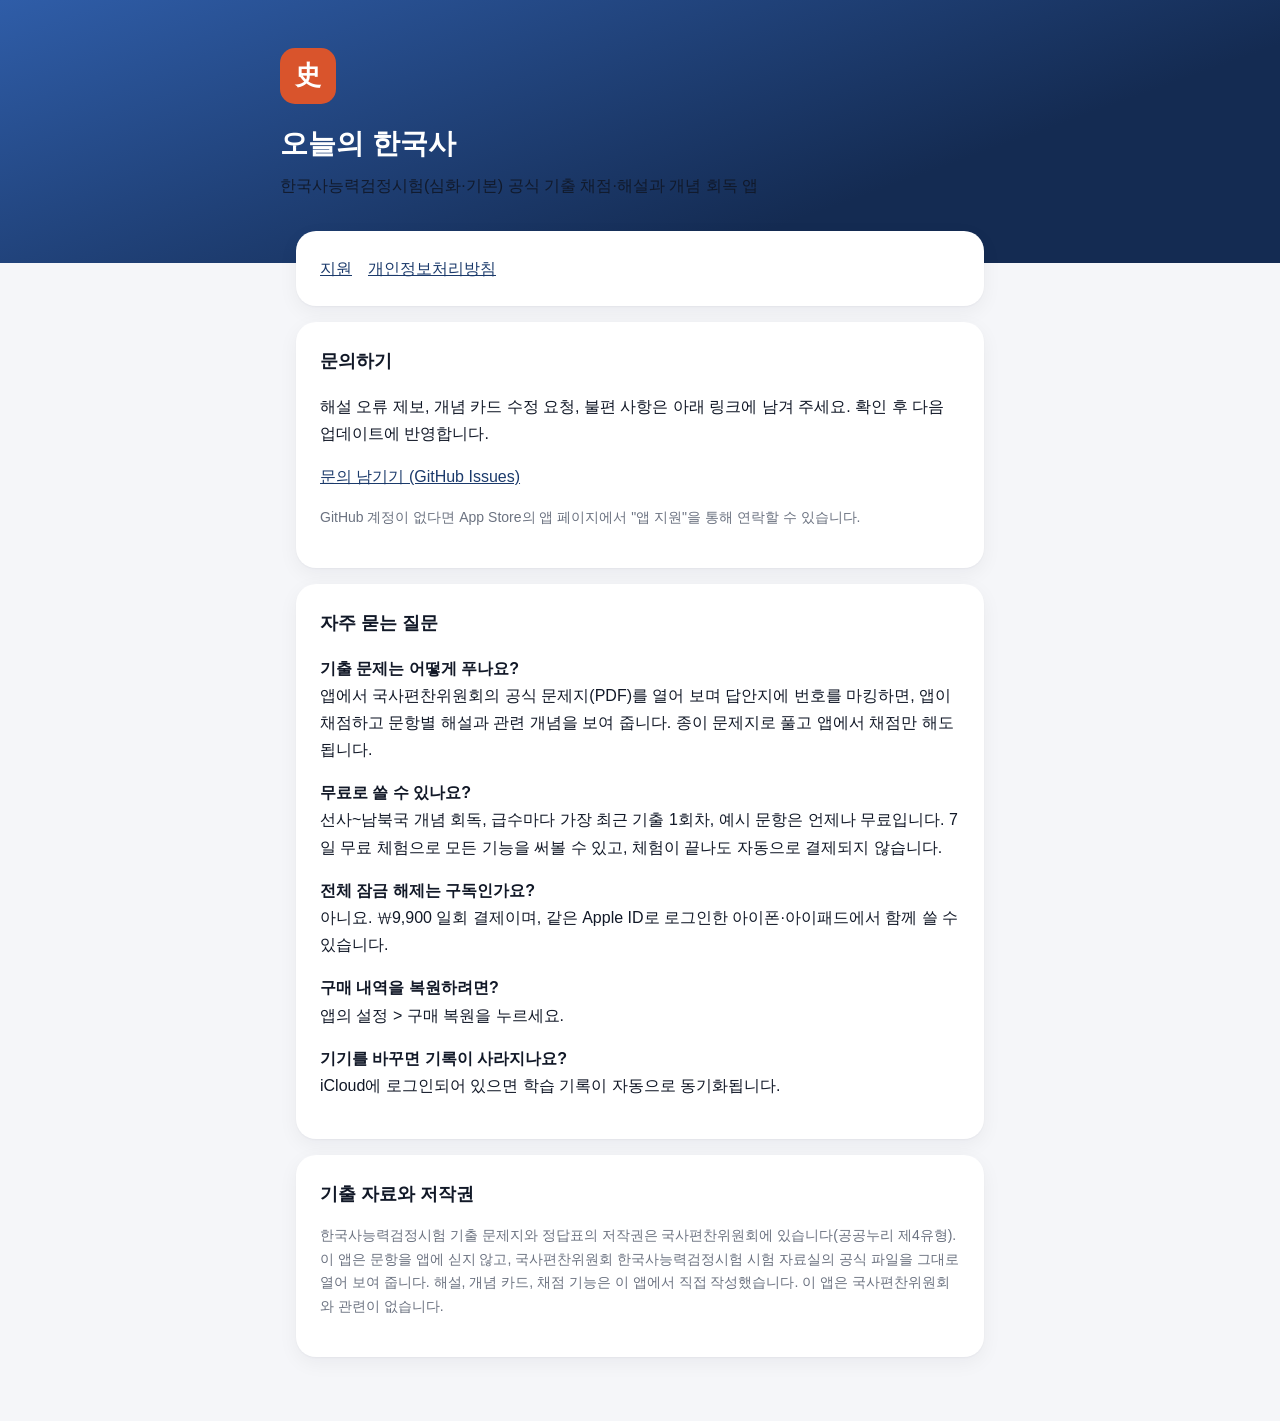
<file: index.html>
<!doctype html><html lang="ko"><head><meta charset="utf-8"><meta name="viewport" content="width=device-width,initial-scale=1">
<title>오늘의 한국사 · 지원</title><link rel="stylesheet" href="style.css"></head><body>
<header><div class="in"><div class="mark">史</div><h1>오늘의 한국사</h1><p>한국사능력검정시험(심화·기본) 공식 기출 채점·해설과 개념 회독 앱</p></div></header>
<main>
<div class="card"><nav><a href="./">지원</a><a href="privacy.html">개인정보처리방침</a></nav></div>
<div class="card"><h2>문의하기</h2>
<p>해설 오류 제보, 개념 카드 수정 요청, 불편 사항은 아래 링크에 남겨 주세요. 확인 후 다음 업데이트에 반영합니다.</p>
<p><a href="https://github.com/Peteryoo153/todays-history/issues/new">문의 남기기 (GitHub Issues)</a></p>
<p class="muted">GitHub 계정이 없다면 App Store의 앱 페이지에서 "앱 지원"을 통해 연락할 수 있습니다.</p></div>
<div class="card"><h2>자주 묻는 질문</h2>
<p><b>기출 문제는 어떻게 푸나요?</b><br>앱에서 국사편찬위원회의 공식 문제지(PDF)를 열어 보며 답안지에 번호를 마킹하면, 앱이 채점하고 문항별 해설과 관련 개념을 보여 줍니다. 종이 문제지로 풀고 앱에서 채점만 해도 됩니다.</p>
<p><b>무료로 쓸 수 있나요?</b><br>선사~남북국 개념 회독, 급수마다 가장 최근 기출 1회차, 예시 문항은 언제나 무료입니다. 7일 무료 체험으로 모든 기능을 써볼 수 있고, 체험이 끝나도 자동으로 결제되지 않습니다.</p>
<p><b>전체 잠금 해제는 구독인가요?</b><br>아니요. ₩9,900 일회 결제이며, 같은 Apple ID로 로그인한 아이폰·아이패드에서 함께 쓸 수 있습니다.</p>
<p><b>구매 내역을 복원하려면?</b><br>앱의 설정 &gt; 구매 복원을 누르세요.</p>
<p><b>기기를 바꾸면 기록이 사라지나요?</b><br>iCloud에 로그인되어 있으면 학습 기록이 자동으로 동기화됩니다.</p></div>
<div class="card"><h2>기출 자료와 저작권</h2>
<p class="muted">한국사능력검정시험 기출 문제지와 정답표의 저작권은 국사편찬위원회에 있습니다(공공누리 제4유형). 이 앱은 문항을 앱에 싣지 않고, 국사편찬위원회 한국사능력검정시험 시험 자료실의 공식 파일을 그대로 열어 보여 줍니다. 해설, 개념 카드, 채점 기능은 이 앱에서 직접 작성했습니다. 이 앱은 국사편찬위원회와 관련이 없습니다.</p></div>
</main></body></html>
</file>
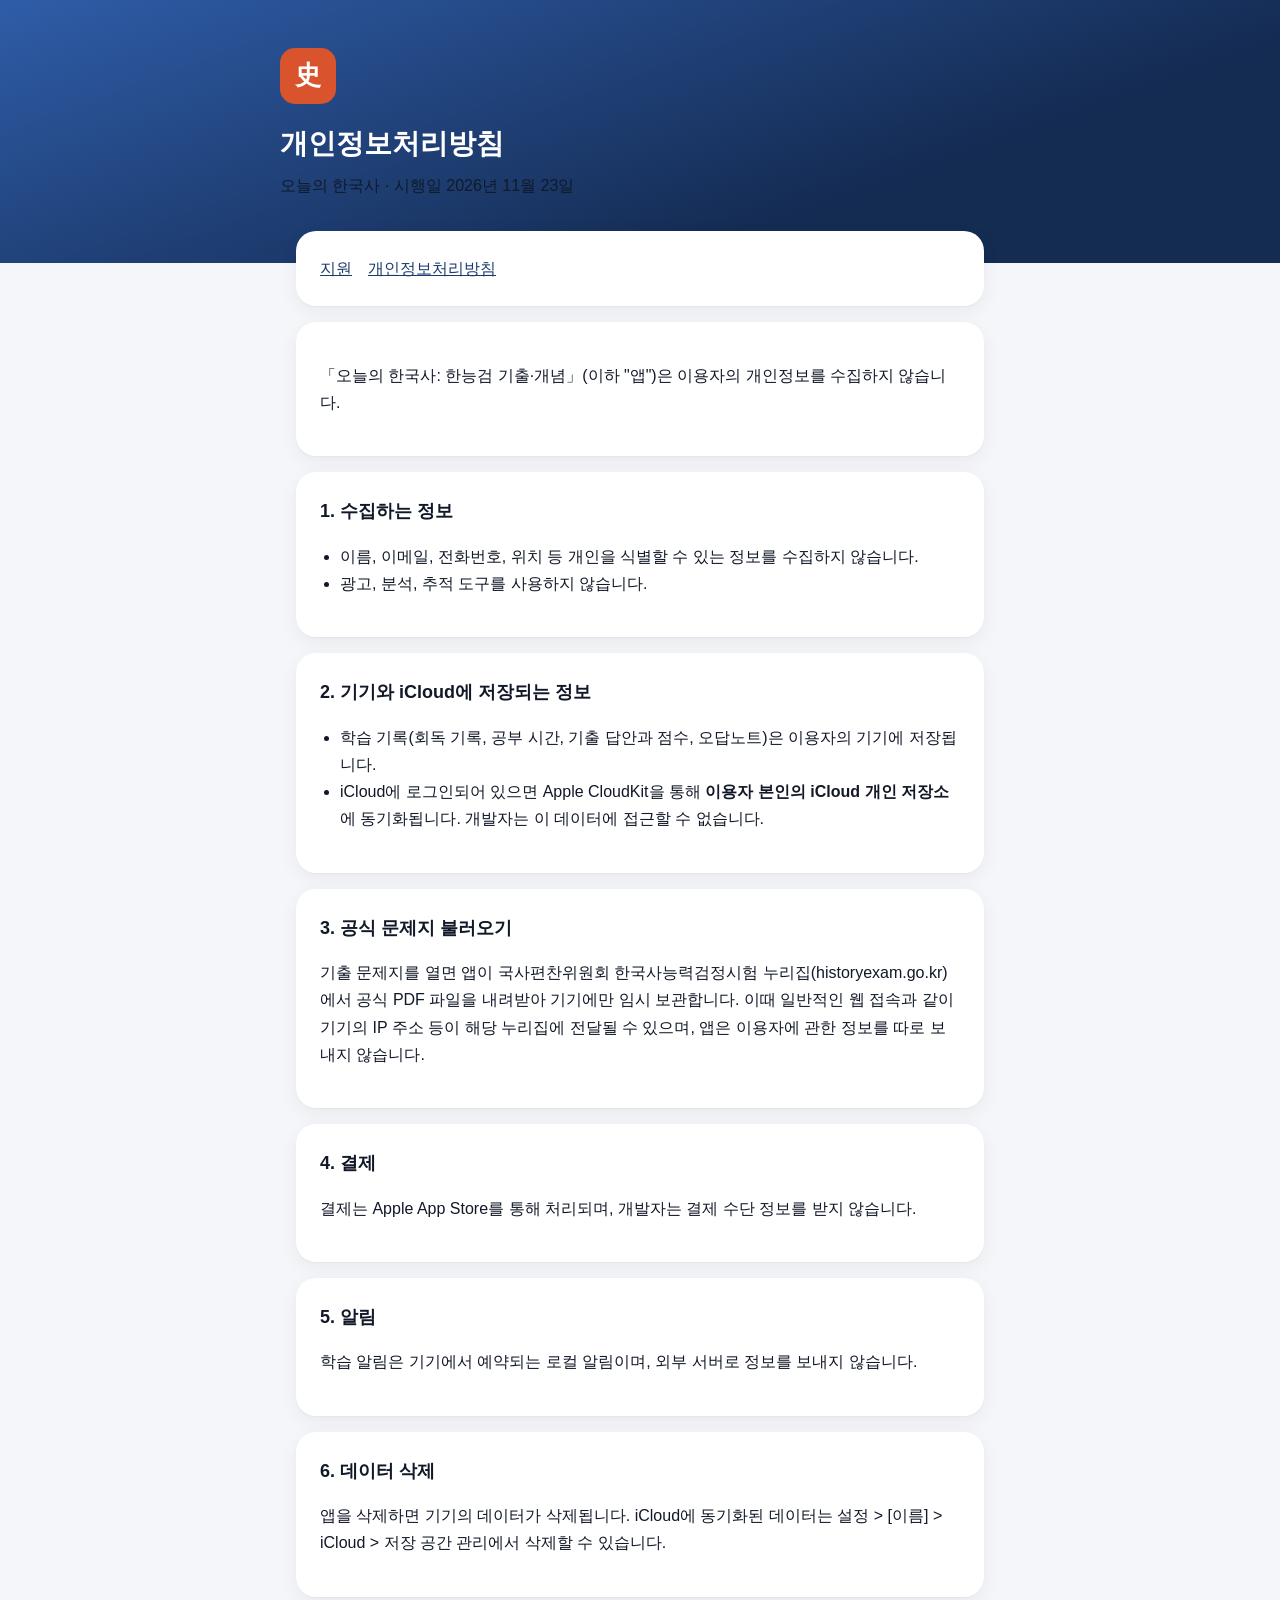
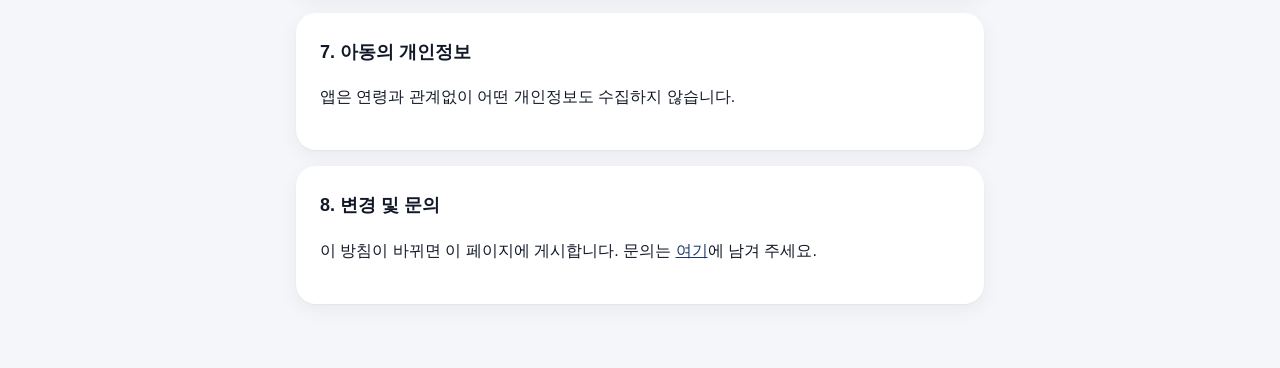
<file: privacy.html>
<!doctype html><html lang="ko"><head><meta charset="utf-8"><meta name="viewport" content="width=device-width,initial-scale=1">
<title>오늘의 한국사 · 개인정보처리방침</title><link rel="stylesheet" href="style.css"></head><body>
<header><div class="in"><div class="mark">史</div><h1>개인정보처리방침</h1><p>오늘의 한국사 · 시행일 2026년 11월 23일</p></div></header>
<main>
<div class="card"><nav><a href="./">지원</a><a href="privacy.html">개인정보처리방침</a></nav></div>
<div class="card"><p>「오늘의 한국사: 한능검 기출·개념」(이하 "앱")은 이용자의 개인정보를 수집하지 않습니다.</p></div>
<div class="card"><h2>1. 수집하는 정보</h2><ul><li>이름, 이메일, 전화번호, 위치 등 개인을 식별할 수 있는 정보를 수집하지 않습니다.</li><li>광고, 분석, 추적 도구를 사용하지 않습니다.</li></ul></div>
<div class="card"><h2>2. 기기와 iCloud에 저장되는 정보</h2><ul><li>학습 기록(회독 기록, 공부 시간, 기출 답안과 점수, 오답노트)은 이용자의 기기에 저장됩니다.</li><li>iCloud에 로그인되어 있으면 Apple CloudKit을 통해 <b>이용자 본인의 iCloud 개인 저장소</b>에 동기화됩니다. 개발자는 이 데이터에 접근할 수 없습니다.</li></ul></div>
<div class="card"><h2>3. 공식 문제지 불러오기</h2><p>기출 문제지를 열면 앱이 국사편찬위원회 한국사능력검정시험 누리집(historyexam.go.kr)에서 공식 PDF 파일을 내려받아 기기에만 임시 보관합니다. 이때 일반적인 웹 접속과 같이 기기의 IP 주소 등이 해당 누리집에 전달될 수 있으며, 앱은 이용자에 관한 정보를 따로 보내지 않습니다.</p></div>
<div class="card"><h2>4. 결제</h2><p>결제는 Apple App Store를 통해 처리되며, 개발자는 결제 수단 정보를 받지 않습니다.</p></div>
<div class="card"><h2>5. 알림</h2><p>학습 알림은 기기에서 예약되는 로컬 알림이며, 외부 서버로 정보를 보내지 않습니다.</p></div>
<div class="card"><h2>6. 데이터 삭제</h2><p>앱을 삭제하면 기기의 데이터가 삭제됩니다. iCloud에 동기화된 데이터는 설정 &gt; [이름] &gt; iCloud &gt; 저장 공간 관리에서 삭제할 수 있습니다.</p></div>
<div class="card"><h2>7. 아동의 개인정보</h2><p>앱은 연령과 관계없이 어떤 개인정보도 수집하지 않습니다.</p></div>
<div class="card"><h2>8. 변경 및 문의</h2><p>이 방침이 바뀌면 이 페이지에 게시합니다. 문의는 <a href="https://github.com/Peteryoo153/todays-history/issues/new">여기</a>에 남겨 주세요.</p></div>
</main></body></html>
</file>
<file: style.css>
:root{--bg:#F5F6F9;--sf:#fff;--tx:#111827;--tx2:#6B7280;--pr:#1B3A6B;--ac:#D9542C;--sep:#E5E7EB}
@media (prefers-color-scheme:dark){:root{--bg:#0B1224;--sf:#151C2E;--tx:#F3F4F6;--tx2:#9CA3AF;--pr:#8FA9D9;--ac:#F07A55;--sep:#2A3140}}
*{box-sizing:border-box}body{margin:0;background:var(--bg);color:var(--tx);font-family:-apple-system,"Apple SD Gothic Neo",Pretendard,sans-serif;line-height:1.7;-webkit-font-smoothing:antialiased}
header{background:linear-gradient(160deg,#2F5DA8 0%,#142B52 70%);color:#fff;padding:48px 16px 64px}
header .in,main{max-width:720px;margin:0 auto}
.mark{display:inline-grid;place-items:center;width:56px;height:56px;border-radius:15px;background:#D9542C;color:#fff;font-weight:800;font-size:26px;font-family:"Nanum Myeongjo",serif}
h1{font-size:28px;margin:16px 0 4px}header p{margin:0;opacity:.92}
main{padding:0 16px 48px;margin-top:-32px}
.card{background:var(--sf);border-radius:20px;padding:24px;margin-bottom:16px;box-shadow:0 1px 2px rgba(17,24,39,.04),0 6px 20px rgba(17,24,39,.05)}
h2{font-size:18px;margin:0 0 8px}p,li{color:var(--tx)}.muted{color:var(--tx2);font-size:14px}
a{color:var(--pr)}nav a{margin-right:16px}ul{padding-left:20px}
</file>
